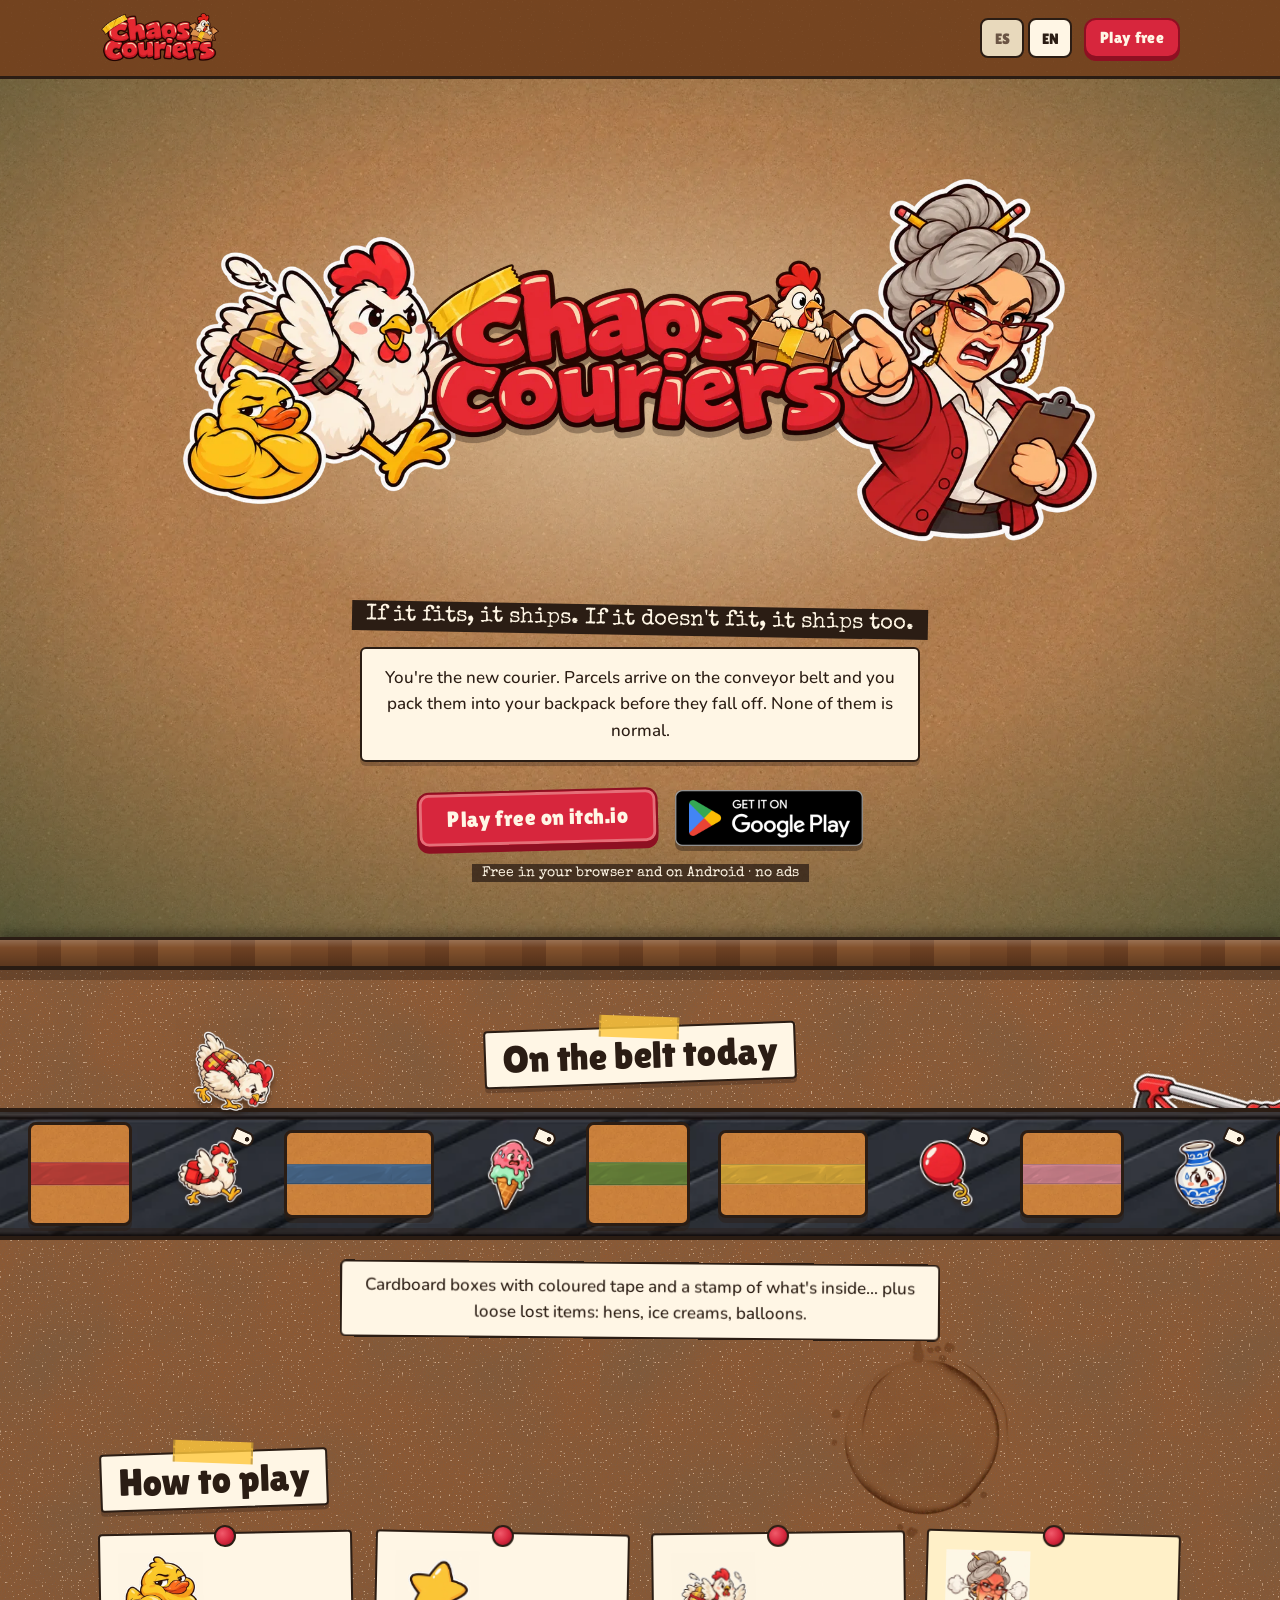
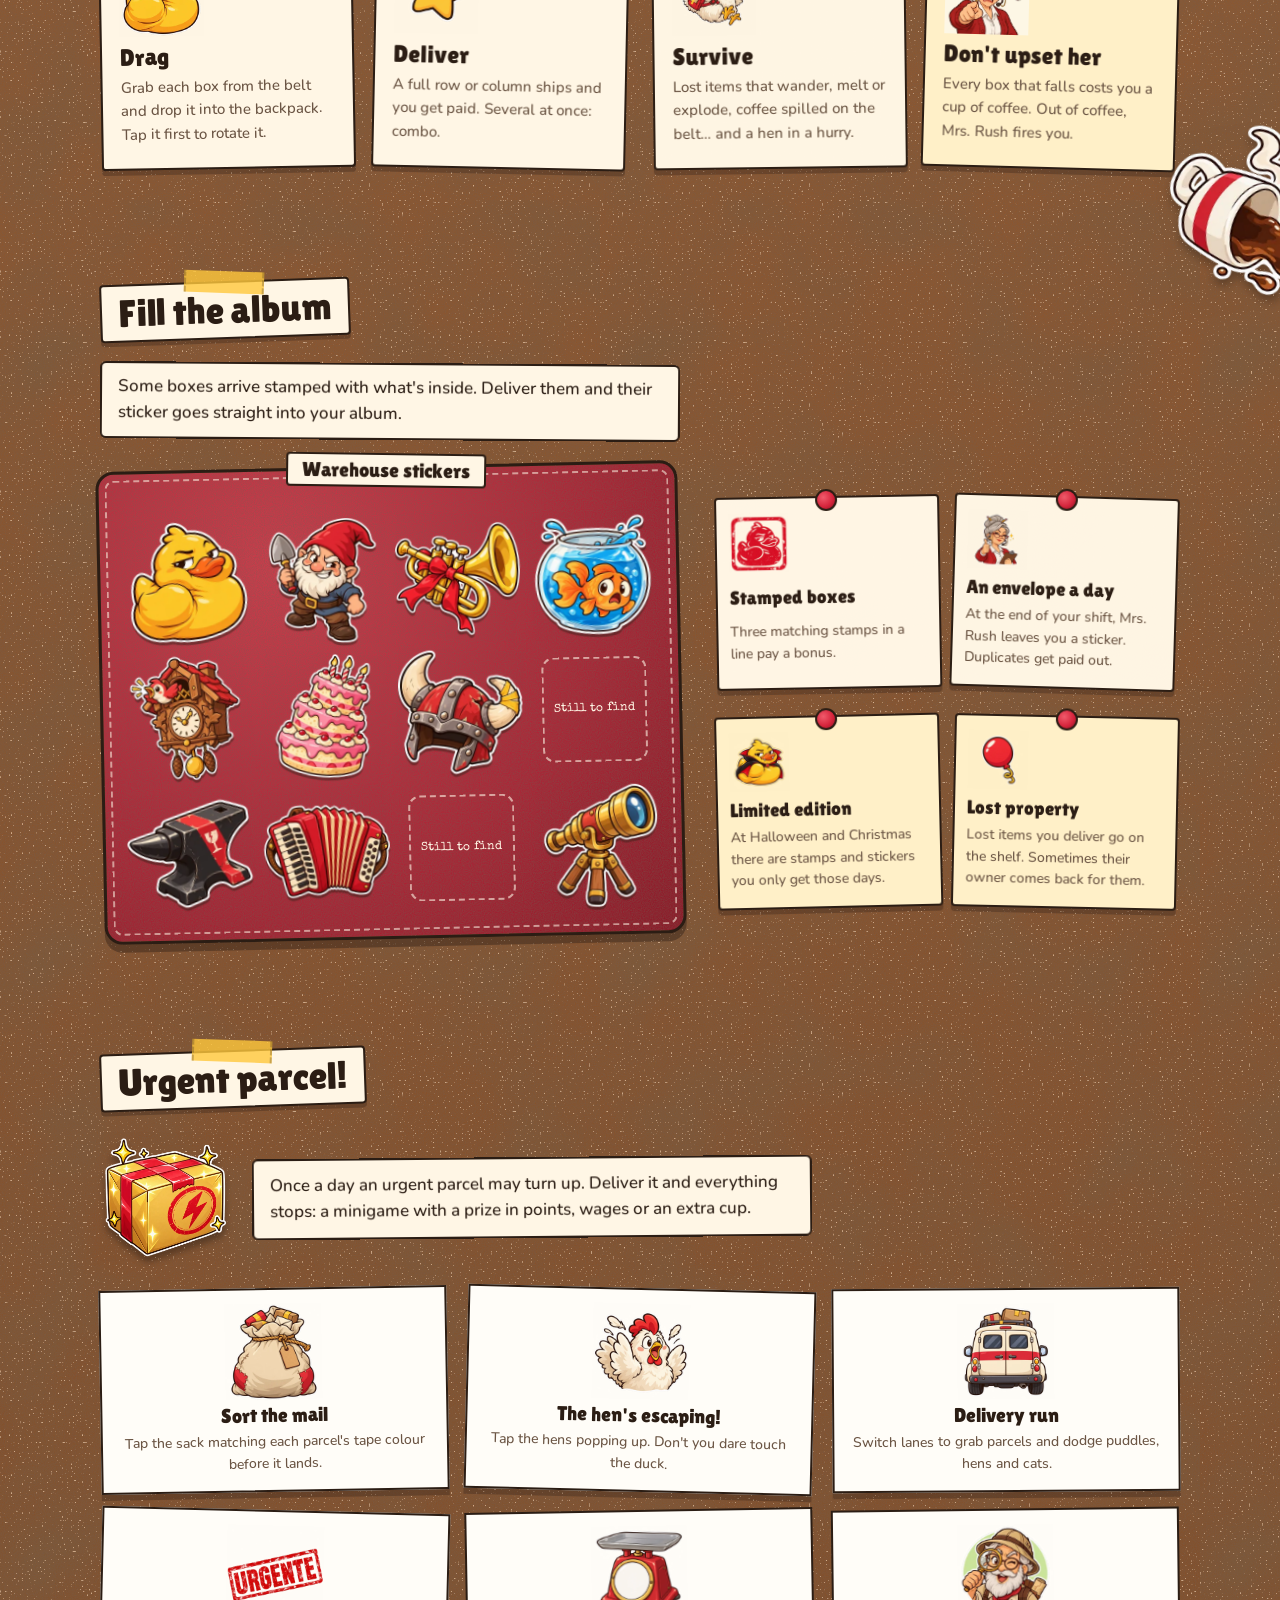
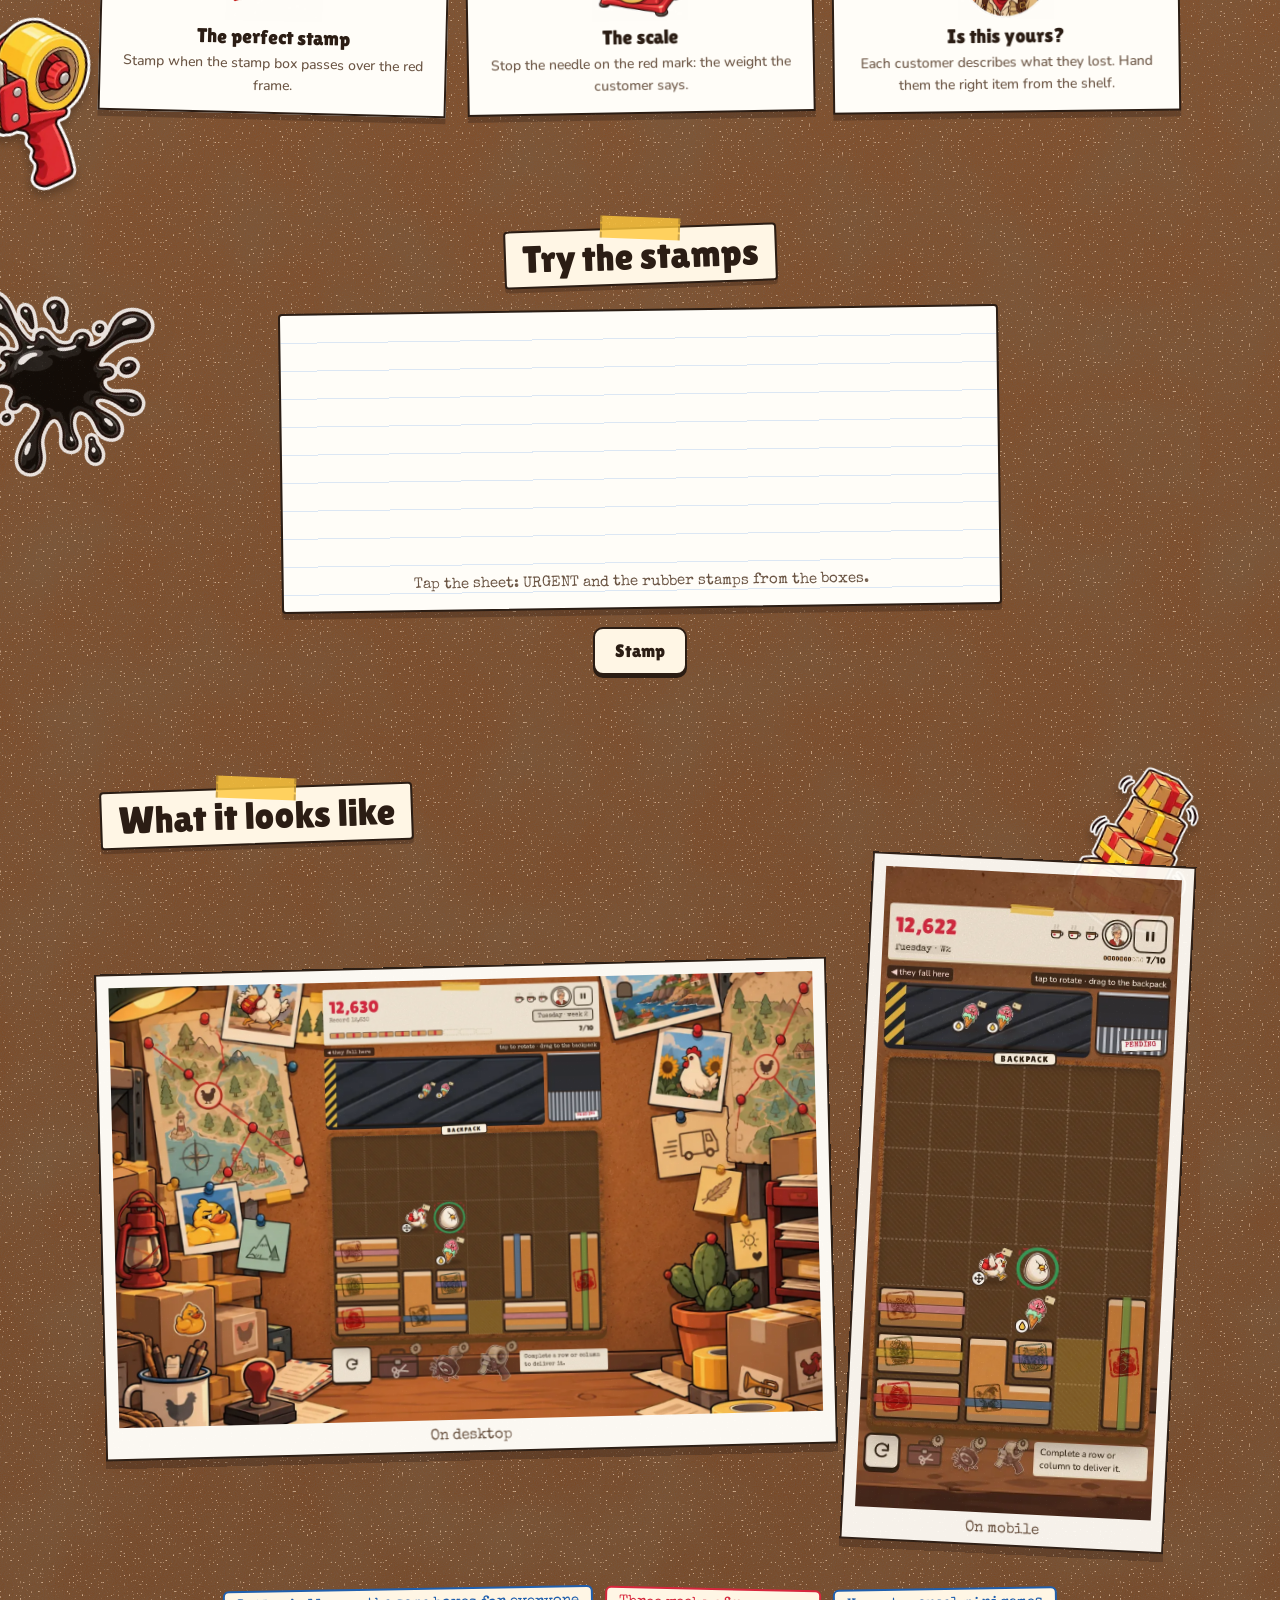
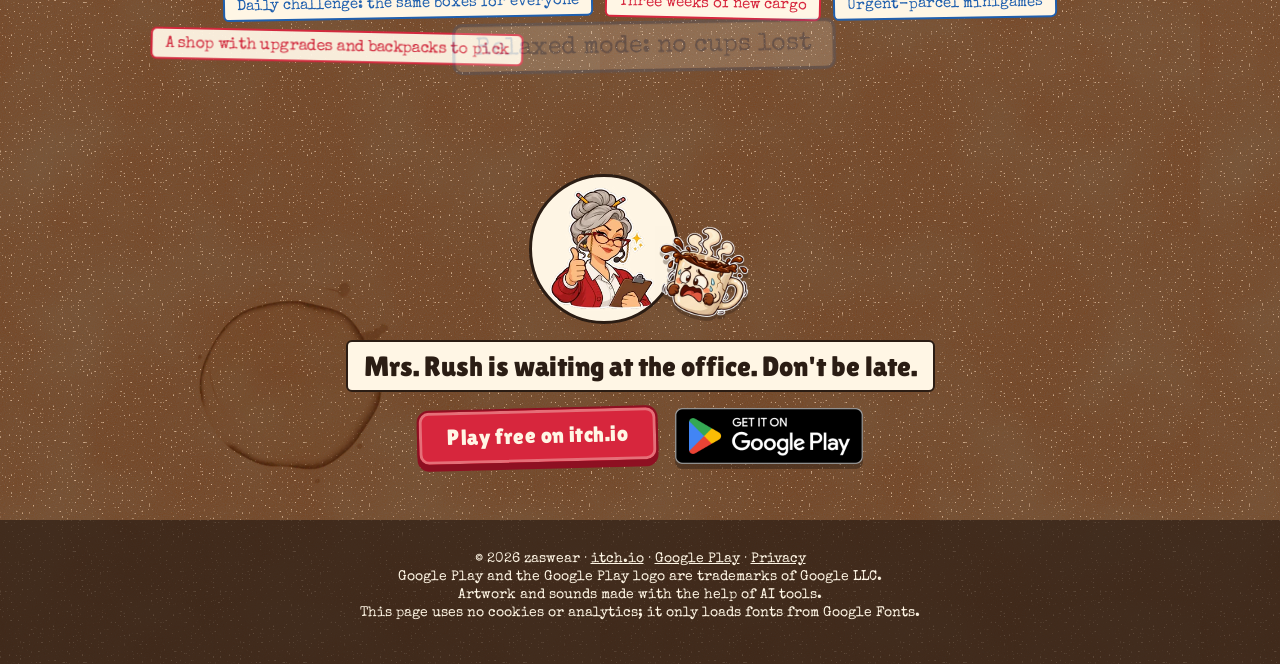
<file: index.html>
<!doctype html>
<html lang="es">
<head>
  <meta charset="utf-8">
  <meta name="viewport" content="width=device-width, initial-scale=1, viewport-fit=cover">
  <title>Mensajería del Caos · Chaos Couriers</title>
  <meta name="description" content="Puzle de paquetes para el navegador: mete en la mochila lo que llega por la cinta, entrega filas y sobrevive a gallinas, helados y a Doña Prisas. Gratis en itch.io y Google Play.">
  <meta name="author" content="zaswear">
  <meta name="theme-color" content="#7A5536">
  <link rel="canonical" href="https://zaswear.github.io/chaos-couriers/">
  <link rel="icon" href="favicon.ico" sizes="any">
  <link rel="icon" type="image/png" sizes="32x32" href="favicon-32.png">
  <link rel="apple-touch-icon" href="apple-touch-icon.png">
  <meta property="og:type" content="website">
  <meta property="og:title" content="Mensajería del Caos · Chaos Couriers">
  <meta property="og:description" content="Si cabe, se entrega. Si no cabe, también. Puzle de paquetes gratis en el navegador.">
  <meta property="og:url" content="https://zaswear.github.io/chaos-couriers/">
  <meta property="og:image" content="https://zaswear.github.io/chaos-couriers/og.png">
  <meta property="og:image:width" content="1200">
  <meta property="og:image:height" content="630">
  <meta name="twitter:card" content="summary_large_image">
  <link rel="preconnect" href="https://fonts.googleapis.com">
  <link rel="preconnect" href="https://fonts.gstatic.com" crossorigin>
  <link rel="stylesheet" href="https://fonts.googleapis.com/css2?family=Lilita+One&family=Special+Elite&family=Nunito:wght@500;700;900&display=swap">
  <link rel="stylesheet" href="estilo.css?v=bf72c86d">
  <!-- Copiadas en el repo (no CDN): la página sigue sin cargar nada de terceros salvo las fuentes. -->
  <script src="js/vendor/gsap.min.js" defer></script>
  <script src="js/vendor/ScrollTrigger.min.js" defer></script>
  <script src="js/vendor/confetti.browser.js" defer></script>
  <script src="app.js?v=bf72c86d" defer></script>
</head>
<body>
  <header class="barra">
    <a class="marca" href="#arriba" aria-label="Mensajería del Caos"><img id="logoBarra" src="assets/img/logo-es.webp" alt="" width="768" height="384"></a>
    <nav class="idiomas" aria-label="Idioma / Language">
      <button type="button" data-lang="es" aria-pressed="true">ES</button>
      <button type="button" data-lang="en" aria-pressed="false">EN</button>
    </nav>
    <a class="boton-sello pequeno" href="https://zaswear.itch.io/chaos-couriers" data-t="cta.corto">Jugar gratis</a>
  </header>

  <main id="arriba">
    <!-- Portada: la escena del juego alrededor del logo, sobre el corcho. -->
    <section class="portada">
      <div class="escena" id="escena">
        <img class="escena-personajes" src="assets/img/escena-inicio.webp" alt="" width="1536" height="768">
        <h1><img id="logo" src="assets/img/logo-es.webp" width="768" height="384" alt="Mensajería del Caos"></h1>
      </div>
      <p class="lema" data-t="lema">Si cabe, se entrega. Si no cabe, también.</p>
      <p class="entradilla" data-t="entradilla">Eres el repartidor nuevo. Los paquetes llegan por la cinta y tú los metes en la mochila antes de que se caigan. Ninguno es normal.</p>
      <div class="ctas">
        <a class="boton-sello" href="https://zaswear.itch.io/chaos-couriers" data-t="cta.largo">Jugar gratis en itch.io</a>
        <a class="google-play" href="https://play.google.com/store/apps/details?id=com.zaswear.chaoscouriers"><img class="google-play-insignia" src="assets/img/google-play-es.webp" width="600" height="178" alt="Disponible en Google Play"></a>
      </div>
      <p class="detalle" data-t="detalle">Gratis en el navegador y en Android · sin anuncios</p>
    </section>

    <!-- La cinta: pegatinas del juego pasando sin parar. -->
    <section class="escaparate" aria-labelledby="tituloCinta">
      <img class="deco deco-pinzas" src="assets/img/deco-pinzas.webp" alt="" width="256" height="256" loading="lazy">
      <h2 id="tituloCinta" class="nota-titulo" data-t="cinta.titulo">Hoy en la cinta</h2>
      <div class="cinta-marco">
        <button type="button" class="gallina" id="gallina" data-t-label="gallina.etiqueta" aria-label="Gallina: tócala">
          <img id="gallinaImg" src="assets/img/gallina-picotea.webp" alt="" width="256" height="256">
        </button>
        <div class="cinta" aria-hidden="true">
          <div class="cinta-pista" id="pista"></div>
        </div>
      </div>
      <p class="pie" data-t="cinta.pie">Cajas de cartón con su cinta de color y el sello de lo que llevan… y objetos extraviados sueltos: gallinas, helados, globos.</p>
    </section>

    <!-- Cómo se juega: notas de papel clavadas en el corcho. -->
    <section class="como" aria-labelledby="tituloComo">
      <img class="deco deco-cafe" src="assets/img/deco-cafe.webp" alt="" width="256" height="256" loading="lazy">
      <img class="mancha-cafe" src="assets/img/mancha-cafe-1.webp" alt="" width="360" height="360" loading="lazy">
      <h2 id="tituloComo" class="nota-titulo" data-t="como.titulo">Cómo se juega</h2>
      <ol class="notas">
        <li class="nota"><img src="assets/img/paquete-pato.webp" alt="" width="256" height="256"><strong data-t="como.1t">Arrastra</strong><span data-t="como.1">Coge cada caja de la cinta y suéltala en la mochila. Tócala antes para girarla.</span></li>
        <li class="nota"><img src="assets/img/estrella.webp" alt="" width="256" height="256"><strong data-t="como.2t">Entrega</strong><span data-t="como.2">Una fila o columna llena se entrega y cobras. Varias a la vez: combo.</span></li>
        <li class="nota"><img src="assets/img/gallina-salta.webp" alt="" width="256" height="256"><strong data-t="como.3t">Sobrevive</strong><span data-t="como.3">Objetos extraviados que se mueven, se derriten o explotan, café derramado en la cinta… y una gallina con prisa.</span></li>
        <li class="nota"><img src="assets/img/jefa-enfadada.webp" alt="" width="256" height="256"><strong data-t="como.4t">No la enfades</strong><span data-t="como.4">Cada caja que se cae es una taza de café menos. Sin café, Doña Prisas te despide.</span></li>
      </ol>
    </section>

    <!-- Álbum: las cajas selladas, el sobre del día y la edición limitada. -->
    <section class="album" aria-labelledby="tituloAlbum">
      <h2 id="tituloAlbum" class="nota-titulo" data-t="album.titulo">Llena el álbum</h2>
      <p class="album-entradilla" data-t="album.entradilla">Algunas cajas llegan con el sello de lo que llevan dentro. Entrégalas y su pegatina va directa a tu álbum.</p>
      <div class="album-mesa">
        <div class="album-hoja">
          <span class="album-rotulo" data-t="album.rotulo">Pegatinas del almacén</span>
          <ul class="album-pegatinas" aria-hidden="true">
          <li class="pegatina"><img src="assets/img/paquete-pato.webp" alt="" width="256" height="256" loading="lazy"></li>
          <li class="pegatina"><img src="assets/img/paquete-gnomo.webp" alt="" width="256" height="256" loading="lazy"></li>
          <li class="pegatina"><img src="assets/img/paquete-trompeta.webp" alt="" width="256" height="256" loading="lazy"></li>
          <li class="pegatina"><img src="assets/img/paquete-pecera.webp" alt="" width="256" height="256" loading="lazy"></li>
          <li class="pegatina"><img src="assets/img/paquete-cuco.webp" alt="" width="256" height="256" loading="lazy"></li>
          <li class="pegatina"><img src="assets/img/paquete-tarta.webp" alt="" width="256" height="256" loading="lazy"></li>
          <li class="pegatina"><img src="assets/img/paquete-vikingo.webp" alt="" width="256" height="256" loading="lazy"></li>
          <li class="pegatina hueco" data-t="album.hueco">Por descubrir</li>
          <li class="pegatina"><img src="assets/img/paquete-yunque.webp" alt="" width="256" height="256" loading="lazy"></li>
          <li class="pegatina"><img src="assets/img/paquete-acordeon.webp" alt="" width="256" height="256" loading="lazy"></li>
          <li class="pegatina hueco" data-t="album.hueco">Por descubrir</li>
          <li class="pegatina"><img src="assets/img/paquete-telescopio.webp" alt="" width="256" height="256" loading="lazy"></li>
          </ul>
        </div>
        <ul class="album-notas">
          <li class="nota"><img src="assets/img/sello-pato.webp" alt="" width="256" height="256" loading="lazy"><strong data-t="album.1t">Cajas selladas</strong><span data-t="album.1">Tres sellos iguales en una línea dan premio.</span></li>
          <li class="nota"><img src="assets/img/jefa-orgullosa.webp" alt="" width="256" height="256" loading="lazy"><strong data-t="album.2t">Un sobre al día</strong><span data-t="album.2">Al acabar el turno, Doña Prisas te deja una pegatina. Las repetidas se cobran.</span></li>
          <li class="nota"><img src="assets/img/limitada-pato-vampiro.webp" alt="" width="256" height="256" loading="lazy"><strong data-t="album.3t">Edición limitada</strong><span data-t="album.3">En Halloween y Navidad hay sellos y pegatinas que solo salen esos días.</span></li>
          <li class="nota"><img src="assets/img/objeto-globo.webp" alt="" width="256" height="256" loading="lazy"><strong data-t="album.4t">Objetos perdidos</strong><span data-t="album.4">Lo extraviado que entregas va a la estantería. A veces su dueño vuelve a por ello.</span></li>
        </ul>
      </div>
    </section>

    <!-- Paquete urgente: los seis minijuegos, con el arte del juego. -->
    <section class="urgente" aria-labelledby="tituloUrgente">
      <img class="deco deco-celo" src="assets/img/deco-celo.webp" alt="" width="256" height="256" loading="lazy">
      <h2 id="tituloUrgente" class="nota-titulo" data-t="urgente.titulo">¡Paquete urgente!</h2>
      <div class="urgente-cabecera">
        <img class="urgente-caja" src="assets/img/paquete-urgente.webp" alt="" width="256" height="256" loading="lazy">
        <p class="urgente-entradilla" data-t="urgente.entradilla">Una vez al día puede llegar un paquete urgente. Entrégalo y se para todo: un minijuego con premio en puntos, sueldo o una taza más.</p>
      </div>
      <ul class="minijuegos">
          <li class="minijuego"><img src="assets/img/minijuego-saca.webp" alt="" width="256" height="256" loading="lazy"><strong data-t="mj.clasificart">Clasificar el correo</strong><span data-t="mj.clasificar">Toca la saca del color de la cinta de cada paquete antes de que caiga.</span></li>
          <li class="minijuego"><img src="assets/img/minijuego-gallina-asoma.webp" alt="" width="256" height="256" loading="lazy"><strong data-t="mj.gallinat">¡Que se escapa la gallina!</strong><span data-t="mj.gallina">Toca las gallinas que asoman. Al pato, ni tocarlo.</span></li>
          <li class="minijuego"><img src="assets/img/minijuego-furgoneta.webp" alt="" width="256" height="256" loading="lazy"><strong data-t="mj.rutat">Ruta de reparto</strong><span data-t="mj.ruta">Cambia de carril para coger paquetes y esquivar charcos, gallinas y gatos.</span></li>
          <li class="minijuego"><img src="assets/img/sello-urgente.webp" alt="" width="256" height="256" loading="lazy"><strong data-t="mj.sellot">El sello perfecto</strong><span data-t="mj.sello">Estampa cuando el hueco del sello pase por el recuadro rojo.</span></li>
          <li class="minijuego"><img src="assets/img/minijuego-bascula.webp" alt="" width="256" height="256" loading="lazy"><strong data-t="mj.basculat">La báscula</strong><span data-t="mj.bascula">Para la aguja en la marca roja: el peso que pide el cliente.</span></li>
          <li class="minijuego"><img src="assets/img/cliente-arqueologo.webp" alt="" width="256" height="256" loading="lazy"><strong data-t="mj.perdidost">¿Esto es suyo?</strong><span data-t="mj.perdidos">Cada cliente describe lo que perdió. Dale el objeto correcto de la estantería.</span></li>
      </ul>
    </section>

    <!-- El sello: se juega con un clic. -->
    <section class="sellos" aria-labelledby="tituloSello">
      <img class="deco deco-borron" src="assets/img/deco-borron.webp" alt="" width="256" height="256" loading="lazy">
      <h2 id="tituloSello" class="nota-titulo" data-t="sello.titulo">Prueba los sellos</h2>
      <div class="hoja" id="hoja">
        <p class="hoja-texto" data-t="sello.instruccion">Toca la hoja: URGENTE y los sellos de goma de las cajas.</p>
        <div class="hoja-sellos" id="hojaSellos" aria-hidden="true"></div>
      </div>
      <div class="sello-acciones">
        <button type="button" class="boton-secundario" id="estampar" data-t="sello.boton">Estampar</button>
        <p class="sello-cuenta" id="cuenta" role="status" aria-live="polite"></p>
      </div>
    </section>

    <!-- Capturas reales del juego. -->
    <section class="capturas" aria-labelledby="tituloCapturas">
      <img class="deco deco-cajas" src="assets/img/deco-pila-cajas.webp" alt="" width="256" height="256" loading="lazy">
      <h2 id="tituloCapturas" class="nota-titulo" data-t="capturas.titulo">Así se ve</h2>
      <div class="polaroids">
        <figure class="polaroid ancha"><img id="capEscritorio" src="assets/img/captura-escritorio-es.webp" width="1600" height="1000" loading="lazy" alt="" data-t-alt="capturas.escritorio"><figcaption data-t="capturas.escritorioPie">En escritorio</figcaption></figure>
        <figure class="polaroid estrecha"><img id="capMovil" src="assets/img/captura-movil-es.webp" width="540" height="1169" loading="lazy" alt="" data-t-alt="capturas.movil"><figcaption data-t="capturas.movilPie">En el móvil</figcaption></figure>
      </div>
      <ul class="chapas">
        <li data-t="chapa.reto">Reto diario: las mismas cajas para todos</li>
        <li data-t="chapa.semanas">Tres semanas de mercancía nueva</li>
        <li data-t="chapa.minijuegos">Minijuegos de paquetes urgentes</li>
        <li data-t="chapa.tienda">Tienda con mejoras y mochilas para elegir</li>
        <li data-t="chapa.relajado">Modo relajado: sin perder tazas</li>
        <li data-t="chapa.idiomas">Español, inglés, portugués y chino</li>
      </ul>
    </section>

    <section class="final">
      <img class="mancha-cafe" src="assets/img/mancha-cafe-2.webp" alt="" width="360" height="360" loading="lazy">
      <div class="final-escena">
        <img class="final-jefa" src="assets/img/jefa-orgullosa.webp" alt="" width="256" height="256" loading="lazy">
        <img class="final-taza" src="assets/img/taza-nerviosa.webp" alt="" width="256" height="256" loading="lazy">
      </div>
      <p class="final-texto" data-t="final">Doña Prisas te espera en la oficina. Llega puntual.</p>
      <div class="ctas">
        <a class="boton-sello" href="https://zaswear.itch.io/chaos-couriers" data-t="cta.largo">Jugar gratis en itch.io</a>
        <a class="google-play" href="https://play.google.com/store/apps/details?id=com.zaswear.chaoscouriers"><img class="google-play-insignia" src="assets/img/google-play-es.webp" width="600" height="178" alt="Disponible en Google Play"></a>
      </div>
    </section>
  </main>

  <footer class="pie-pagina">
    <p>© 2026 zaswear · <a href="https://zaswear.itch.io/chaos-couriers">itch.io</a> · <a href="https://play.google.com/store/apps/details?id=com.zaswear.chaoscouriers">Google Play</a> · <a href="privacidad.html" data-t="pie.privacidadEnlace">Privacidad</a></p>
    <p data-t="pie.marca">Google Play y el logotipo de Google Play son marcas de Google LLC.</p>
    <p data-t="pie.ia">Ilustraciones y sonidos creados con ayuda de herramientas de IA.</p>
    <p data-t="pie.privacidad">Esta página no usa cookies ni analítica; solo carga fuentes de Google Fonts.</p>
  </footer>
</body>
</html>
</file>
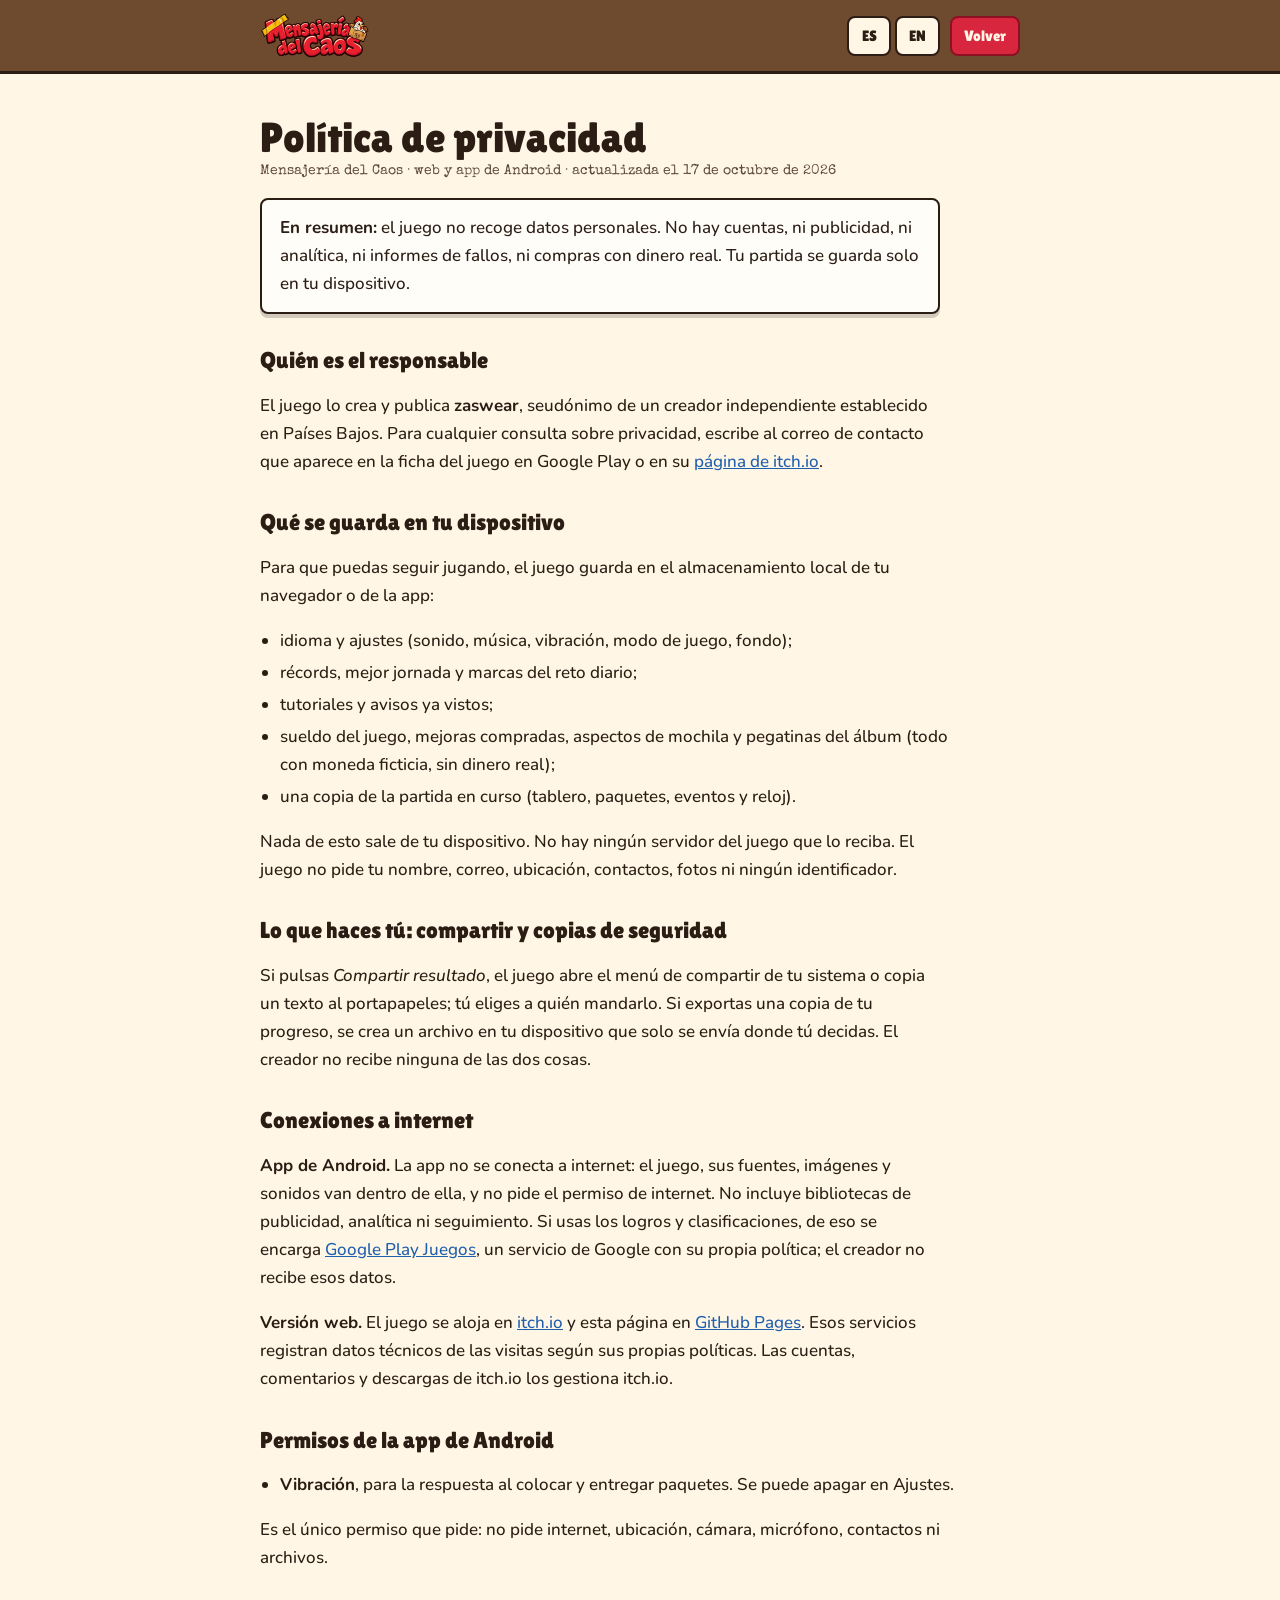
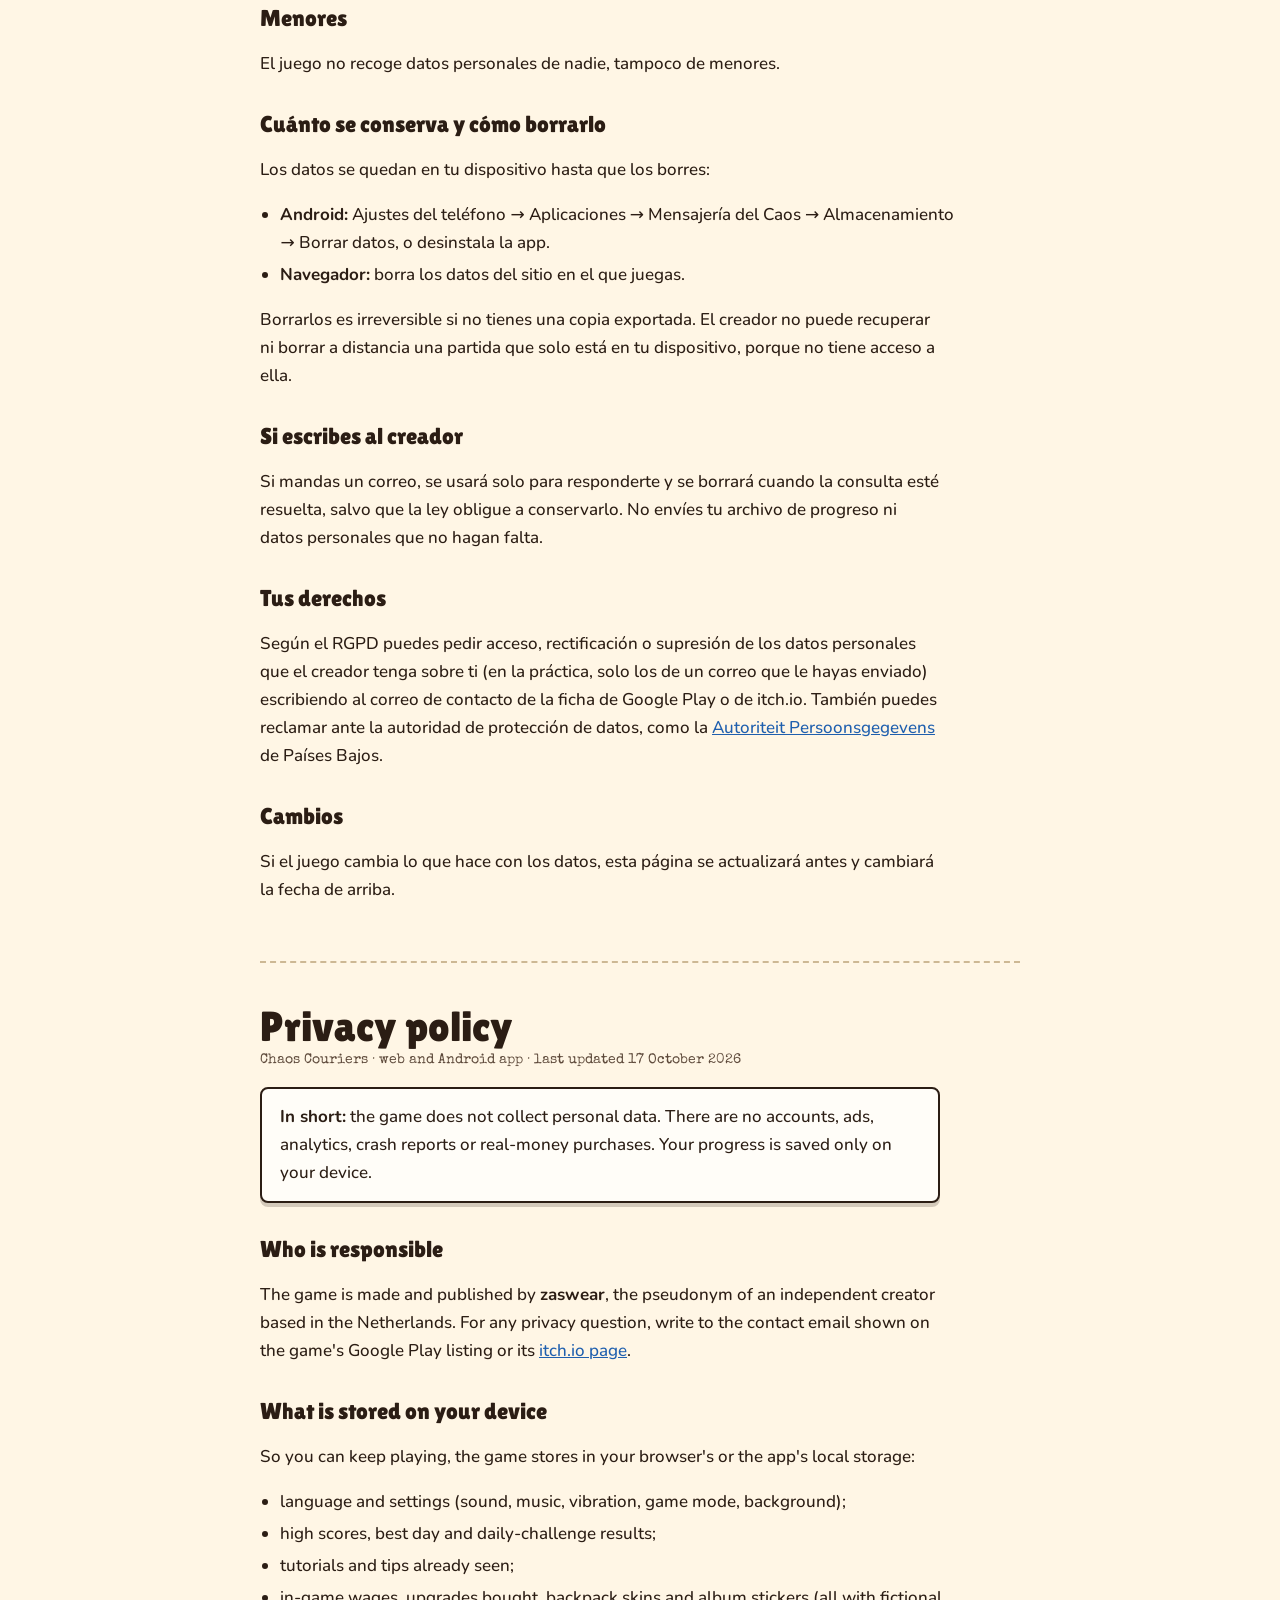
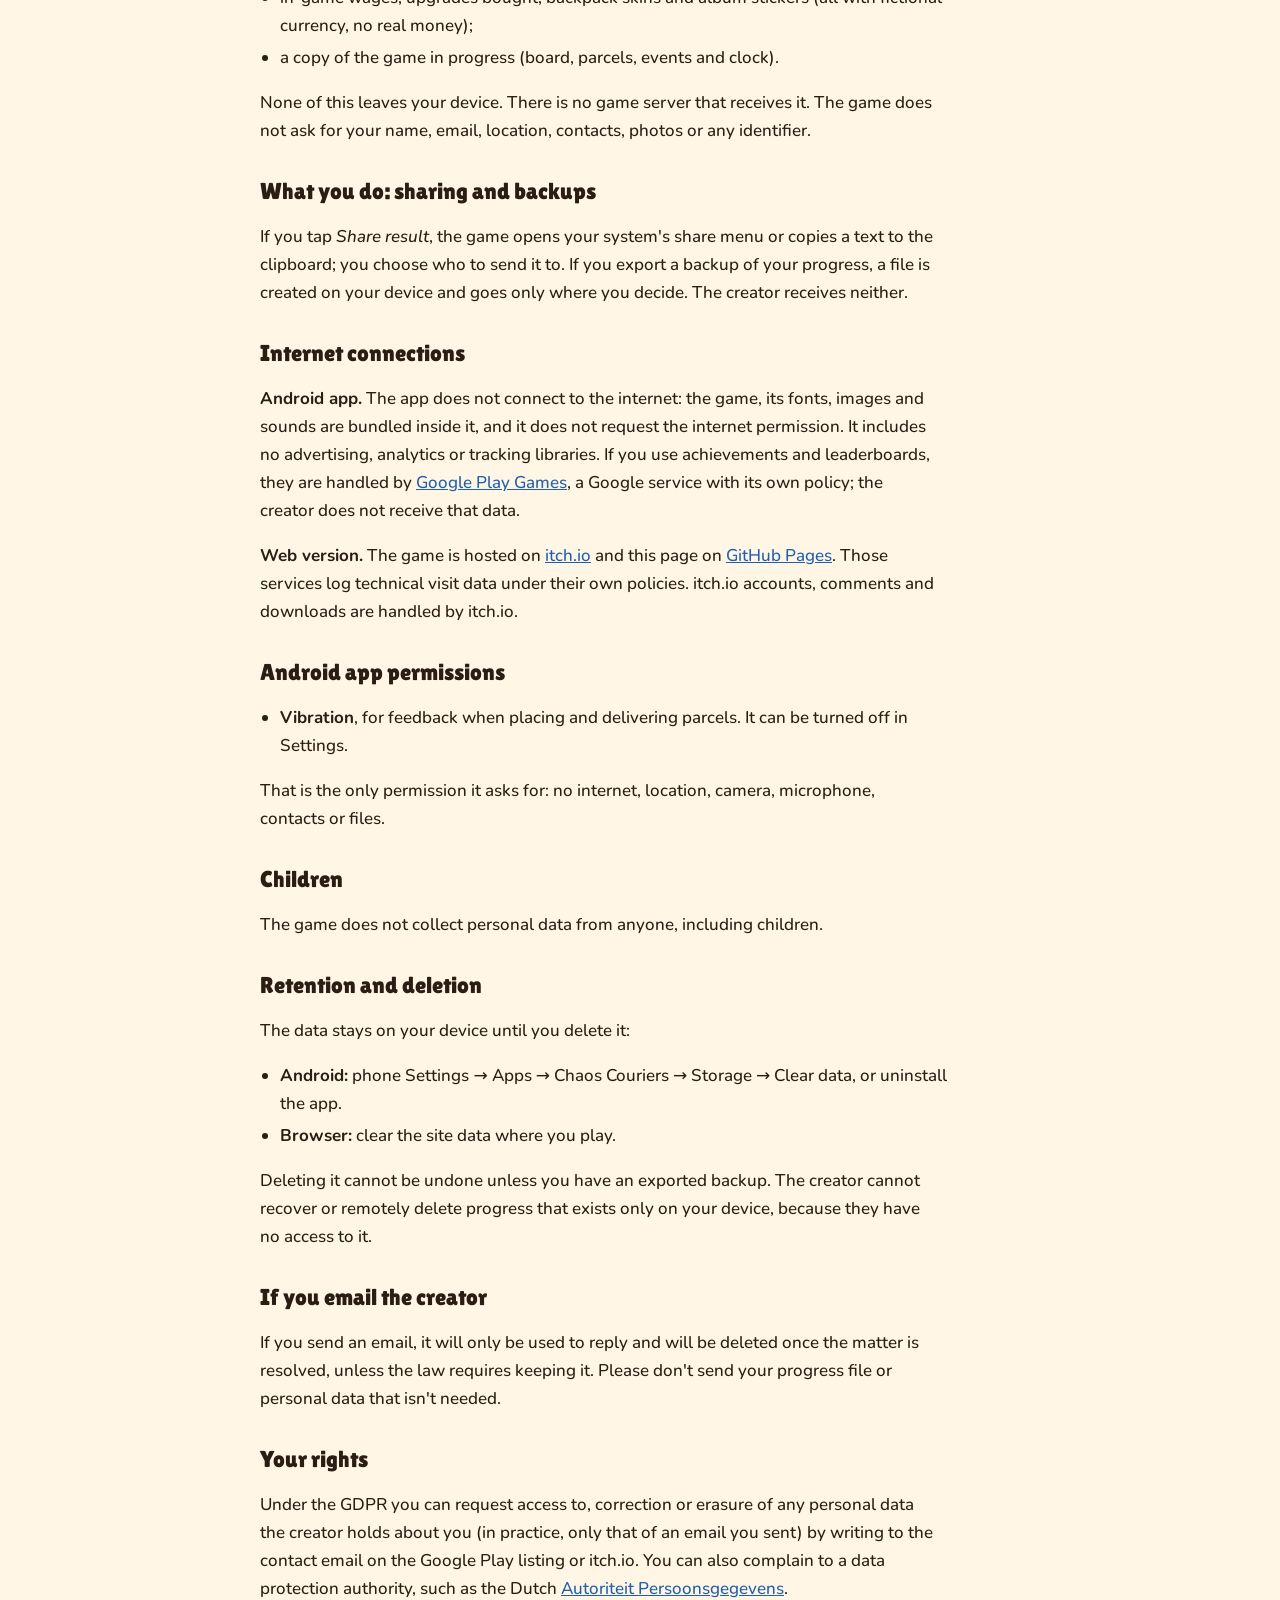
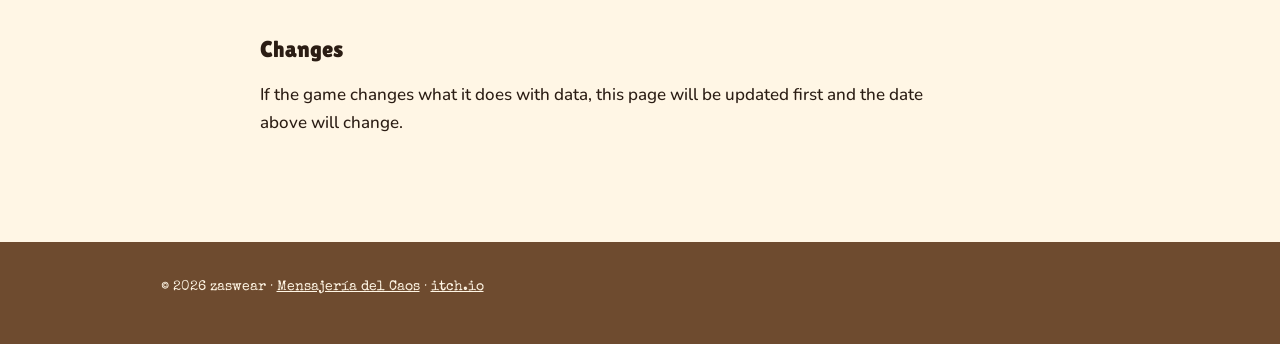
<file: privacidad.html>
<!doctype html>
<html lang="es">
<head>
  <meta charset="utf-8">
  <meta name="viewport" content="width=device-width, initial-scale=1, viewport-fit=cover">
  <title>Privacidad · Mensajería del Caos</title>
  <meta name="description" content="Política de privacidad de Mensajería del Caos (Chaos Couriers) en la web y en Android: el juego no recoge datos personales.">
  <meta name="author" content="zaswear">
  <meta name="theme-color" content="#7A5536">
  <link rel="canonical" href="https://zaswear.github.io/chaos-couriers/privacidad.html">
  <link rel="icon" href="favicon.ico" sizes="any">
  <link rel="icon" type="image/png" sizes="32x32" href="favicon-32.png">
  <link rel="preconnect" href="https://fonts.googleapis.com">
  <link rel="preconnect" href="https://fonts.gstatic.com" crossorigin>
  <link rel="stylesheet" href="https://fonts.googleapis.com/css2?family=Lilita+One&family=Special+Elite&family=Nunito:wght@500;700;900&display=swap">
  <!-- Estilos propios y en línea: es una página para leer, sin el corcho de la landing,
       y no depende de que el navegador tenga al día estilo.css. -->
  <style>
    :root { --papel: #FFF6E5; --papel-blanco: #FFFDF8; --tinta: #2B1D14; --tinta-suave: #5E4A3B; --sello: #D7263D; --sello-oscuro: #8E1022; --azul: #1F5FAE; --madera: #6E4B2F; }
    * { box-sizing: border-box; }
    html { background: var(--papel); }
    body { margin: 0; background: var(--papel); color: var(--tinta); font: 500 17px/1.65 "Nunito", "Segoe UI", system-ui, sans-serif; }
    a { color: var(--azul); }
    :focus-visible { outline: 3px solid #FFC93C; outline-offset: 3px; }
    .barra { position: sticky; top: 0; z-index: 10; display: flex; align-items: center; gap: 10px; padding: 8px max(16px, calc((100% - 760px) / 2)); background: var(--madera); border-bottom: 3px solid var(--tinta); }
    .marca img { display: block; width: 110px; height: auto; }
    .idiomas { margin-left: auto; display: flex; gap: 4px; }
    .idiomas a, .volver { min-width: 44px; min-height: 40px; display: grid; place-items: center; padding: 0 12px; border: 2px solid var(--tinta); border-radius: 8px; background: var(--papel); color: var(--tinta); font: 400 15px "Lilita One", sans-serif; text-decoration: none; }
    .volver { background: var(--sello); border-color: var(--sello-oscuro); color: var(--papel); }
    main { width: min(760px, 100% - 32px); margin: 0 auto; padding: 32px 0 48px; }
    article { scroll-margin-top: 76px; padding: 8px 0 40px; }
    article + article { border-top: 2px dashed #CDB894; padding-top: 40px; }
    h1 { margin: 0 0 4px; font: 400 clamp(30px, 6vw, 42px)/1.1 "Lilita One", sans-serif; }
    h2 { margin: 32px 0 8px; font: 400 23px/1.25 "Lilita One", sans-serif; }
    p, li { max-width: 68ch; }
    ul { padding-left: 1.2em; }
    li { margin: 4px 0; }
    code { font-size: .9em; overflow-wrap: anywhere; }
    .legal-meta { margin: 0 0 20px; font: 14px "Special Elite", "Courier New", monospace; color: var(--tinta-suave); }
    .legal-resumen { padding: 14px 18px; background: var(--papel-blanco); border: 2px solid var(--tinta); border-radius: 8px; box-shadow: 0 4px 0 #2B1D1433; }
    footer { padding: 24px 16px 36px; text-align: center; background: var(--madera); color: var(--papel); font: 14px "Special Elite", "Courier New", monospace; }
    footer a { color: var(--papel); }
  </style>
</head>
<body>
  <header class="barra">
    <a class="marca" href="./" aria-label="Mensajería del Caos"><img src="assets/img/logo-es.webp" alt="" width="768" height="384"></a>
    <nav class="idiomas" aria-label="Idioma / Language">
      <a href="#es" lang="es">ES</a>
      <a href="#en" lang="en">EN</a>
    </nav>
    <a class="volver" href="./">Volver</a>
  </header>

  <!-- Página fija, sin JS: es la URL que se da a Google Play y a itch.io. Si el juego
       empieza a enviar algo (anuncios, analítica, cuentas), hay que cambiar esto antes. -->
  <main>
    <article class="legal-hoja" id="es" lang="es">
      <h1>Política de privacidad</h1>
      <p class="legal-meta">Mensajería del Caos · web y app de Android · actualizada el 17 de octubre de 2026</p>

      <p class="legal-resumen"><strong>En resumen:</strong> el juego no recoge datos personales. No hay cuentas, ni publicidad, ni analítica, ni informes de fallos, ni compras con dinero real. Tu partida se guarda solo en tu dispositivo.</p>

      <h2>Quién es el responsable</h2>
      <p>El juego lo crea y publica <strong>zaswear</strong>, seudónimo de un creador independiente establecido en Países Bajos. Para cualquier consulta sobre privacidad, escribe al correo de contacto que aparece en la ficha del juego en Google Play o en su <a href="https://zaswear.itch.io/chaos-couriers">página de itch.io</a>.</p>

      <h2>Qué se guarda en tu dispositivo</h2>
      <p>Para que puedas seguir jugando, el juego guarda en el almacenamiento local de tu navegador o de la app:</p>
      <ul>
        <li>idioma y ajustes (sonido, música, vibración, modo de juego, fondo);</li>
        <li>récords, mejor jornada y marcas del reto diario;</li>
        <li>tutoriales y avisos ya vistos;</li>
        <li>sueldo del juego, mejoras compradas, aspectos de mochila y pegatinas del álbum (todo con moneda ficticia, sin dinero real);</li>
        <li>una copia de la partida en curso (tablero, paquetes, eventos y reloj).</li>
      </ul>
      <p>Nada de esto sale de tu dispositivo. No hay ningún servidor del juego que lo reciba. El juego no pide tu nombre, correo, ubicación, contactos, fotos ni ningún identificador.</p>

      <h2>Lo que haces tú: compartir y copias de seguridad</h2>
      <p>Si pulsas <em>Compartir resultado</em>, el juego abre el menú de compartir de tu sistema o copia un texto al portapapeles; tú eliges a quién mandarlo. Si exportas una copia de tu progreso, se crea un archivo en tu dispositivo que solo se envía donde tú decidas. El creador no recibe ninguna de las dos cosas.</p>

      <h2>Conexiones a internet</h2>
      <p><strong>App de Android.</strong> La app no se conecta a internet: el juego, sus fuentes, imágenes y sonidos van dentro de ella, y no pide el permiso de internet. No incluye bibliotecas de publicidad, analítica ni seguimiento. Si usas los logros y clasificaciones, de eso se encarga <a href="https://policies.google.com/privacy">Google Play Juegos</a>, un servicio de Google con su propia política; el creador no recibe esos datos.</p>
      <p><strong>Versión web.</strong> El juego se aloja en <a href="https://itch.io/docs/legal/privacy-policy">itch.io</a> y esta página en <a href="https://docs.github.com/es/site-policy/privacy-policies/github-general-privacy-statement">GitHub Pages</a>. Esos servicios registran datos técnicos de las visitas según sus propias políticas. Las cuentas, comentarios y descargas de itch.io los gestiona itch.io.</p>

      <h2>Permisos de la app de Android</h2>
      <ul>
        <li><strong>Vibración</strong>, para la respuesta al colocar y entregar paquetes. Se puede apagar en Ajustes.</li>
      </ul>
      <p>Es el único permiso que pide: no pide internet, ubicación, cámara, micrófono, contactos ni archivos.</p>

      <h2>Menores</h2>
      <p>El juego no recoge datos personales de nadie, tampoco de menores.</p>

      <h2>Cuánto se conserva y cómo borrarlo</h2>
      <p>Los datos se quedan en tu dispositivo hasta que los borres:</p>
      <ul>
        <li><strong>Android:</strong> Ajustes del teléfono → Aplicaciones → Mensajería del Caos → Almacenamiento → Borrar datos, o desinstala la app.</li>
        <li><strong>Navegador:</strong> borra los datos del sitio en el que juegas.</li>
      </ul>
      <p>Borrarlos es irreversible si no tienes una copia exportada. El creador no puede recuperar ni borrar a distancia una partida que solo está en tu dispositivo, porque no tiene acceso a ella.</p>

      <h2>Si escribes al creador</h2>
      <p>Si mandas un correo, se usará solo para responderte y se borrará cuando la consulta esté resuelta, salvo que la ley obligue a conservarlo. No envíes tu archivo de progreso ni datos personales que no hagan falta.</p>

      <h2>Tus derechos</h2>
      <p>Según el RGPD puedes pedir acceso, rectificación o supresión de los datos personales que el creador tenga sobre ti (en la práctica, solo los de un correo que le hayas enviado) escribiendo al correo de contacto de la ficha de Google Play o de itch.io. También puedes reclamar ante la autoridad de protección de datos, como la <a href="https://www.autoriteitpersoonsgegevens.nl/">Autoriteit Persoonsgegevens</a> de Países Bajos.</p>

      <h2>Cambios</h2>
      <p>Si el juego cambia lo que hace con los datos, esta página se actualizará antes y cambiará la fecha de arriba.</p>
    </article>

    <article class="legal-hoja" id="en" lang="en">
      <h1>Privacy policy</h1>
      <p class="legal-meta">Chaos Couriers · web and Android app · last updated 17 October 2026</p>

      <p class="legal-resumen"><strong>In short:</strong> the game does not collect personal data. There are no accounts, ads, analytics, crash reports or real-money purchases. Your progress is saved only on your device.</p>

      <h2>Who is responsible</h2>
      <p>The game is made and published by <strong>zaswear</strong>, the pseudonym of an independent creator based in the Netherlands. For any privacy question, write to the contact email shown on the game's Google Play listing or its <a href="https://zaswear.itch.io/chaos-couriers">itch.io page</a>.</p>

      <h2>What is stored on your device</h2>
      <p>So you can keep playing, the game stores in your browser's or the app's local storage:</p>
      <ul>
        <li>language and settings (sound, music, vibration, game mode, background);</li>
        <li>high scores, best day and daily-challenge results;</li>
        <li>tutorials and tips already seen;</li>
        <li>in-game wages, upgrades bought, backpack skins and album stickers (all with fictional currency, no real money);</li>
        <li>a copy of the game in progress (board, parcels, events and clock).</li>
      </ul>
      <p>None of this leaves your device. There is no game server that receives it. The game does not ask for your name, email, location, contacts, photos or any identifier.</p>

      <h2>What you do: sharing and backups</h2>
      <p>If you tap <em>Share result</em>, the game opens your system's share menu or copies a text to the clipboard; you choose who to send it to. If you export a backup of your progress, a file is created on your device and goes only where you decide. The creator receives neither.</p>

      <h2>Internet connections</h2>
      <p><strong>Android app.</strong> The app does not connect to the internet: the game, its fonts, images and sounds are bundled inside it, and it does not request the internet permission. It includes no advertising, analytics or tracking libraries. If you use achievements and leaderboards, they are handled by <a href="https://policies.google.com/privacy">Google Play Games</a>, a Google service with its own policy; the creator does not receive that data.</p>
      <p><strong>Web version.</strong> The game is hosted on <a href="https://itch.io/docs/legal/privacy-policy">itch.io</a> and this page on <a href="https://docs.github.com/en/site-policy/privacy-policies/github-general-privacy-statement">GitHub Pages</a>. Those services log technical visit data under their own policies. itch.io accounts, comments and downloads are handled by itch.io.</p>

      <h2>Android app permissions</h2>
      <ul>
        <li><strong>Vibration</strong>, for feedback when placing and delivering parcels. It can be turned off in Settings.</li>
      </ul>
      <p>That is the only permission it asks for: no internet, location, camera, microphone, contacts or files.</p>

      <h2>Children</h2>
      <p>The game does not collect personal data from anyone, including children.</p>

      <h2>Retention and deletion</h2>
      <p>The data stays on your device until you delete it:</p>
      <ul>
        <li><strong>Android:</strong> phone Settings → Apps → Chaos Couriers → Storage → Clear data, or uninstall the app.</li>
        <li><strong>Browser:</strong> clear the site data where you play.</li>
      </ul>
      <p>Deleting it cannot be undone unless you have an exported backup. The creator cannot recover or remotely delete progress that exists only on your device, because they have no access to it.</p>

      <h2>If you email the creator</h2>
      <p>If you send an email, it will only be used to reply and will be deleted once the matter is resolved, unless the law requires keeping it. Please don't send your progress file or personal data that isn't needed.</p>

      <h2>Your rights</h2>
      <p>Under the GDPR you can request access to, correction or erasure of any personal data the creator holds about you (in practice, only that of an email you sent) by writing to the contact email on the Google Play listing or itch.io. You can also complain to a data protection authority, such as the Dutch <a href="https://www.autoriteitpersoonsgegevens.nl/en">Autoriteit Persoonsgegevens</a>.</p>

      <h2>Changes</h2>
      <p>If the game changes what it does with data, this page will be updated first and the date above will change.</p>
    </article>
  </main>

  <footer>
    <p>© 2026 zaswear · <a href="./">Mensajería del Caos</a> · <a href="https://zaswear.itch.io/chaos-couriers">itch.io</a></p>
  </footer>
</body>
</html>
</file>
<file: estilo.css>
/* Mensajería del Caos — landing. Los mismos materiales que el juego: corcho de
   oficina, notas de papel con cinta, sellos de goma y la cinta transportadora. */
:root {
  --corcho: #9C5E30;
  --corcho-oscuro: #74431F;
  --papel: #FFF6E5;
  --papel-blanco: #FFFDF8;
  --papel-sombra: #E8D9BC;
  --tinta: #2B1D14;
  --tinta-suave: #6B5544;
  --sello: #D7263D;
  --sello-oscuro: #8E1022;
  --cinta-amarilla: #FFC93C;
  --azul-tinta: #1F5FAE;
  --carton: #D49A5E;
  --display: "Lilita One", "Arial Rounded MT Bold", "Trebuchet MS", sans-serif;
  --maquina: "Special Elite", "Courier New", monospace;
  --cuerpo: "Nunito", "Segoe UI", system-ui, sans-serif;
  --suave: cubic-bezier(.22, 1, .36, 1);
  /* Corcho en tres capas: motas oscuras, motas claras y manchas grandes. SVG con
     stitchTiles para que el mosaico no tenga costuras. */
  --grano: url("data:image/svg+xml,%3Csvg xmlns='http://www.w3.org/2000/svg' width='160' height='160'%3E%3Cfilter id='n'%3E%3CfeTurbulence type='fractalNoise' baseFrequency='.9' numOctaves='2' stitchTiles='stitch'/%3E%3CfeColorMatrix values='0 0 0 0 .17 0 0 0 0 .11 0 0 0 0 .08 0 0 0 .55 0'/%3E%3C/filter%3E%3Crect width='100%25' height='100%25' filter='url(%23n)'/%3E%3C/svg%3E");
  --motas: url("data:image/svg+xml,%3Csvg xmlns='http://www.w3.org/2000/svg' width='220' height='220'%3E%3Cfilter id='m'%3E%3CfeTurbulence type='fractalNoise' baseFrequency='.55' numOctaves='1' seed='7' stitchTiles='stitch'/%3E%3CfeColorMatrix values='0 0 0 0 .78 0 0 0 0 .5 0 0 0 0 .3 0 0 0 14 -9.6'/%3E%3C/filter%3E%3Crect width='100%25' height='100%25' filter='url(%23m)'/%3E%3C/svg%3E");
  --manchas: url("data:image/svg+xml,%3Csvg xmlns='http://www.w3.org/2000/svg' width='600' height='600'%3E%3Cfilter id='b'%3E%3CfeTurbulence type='fractalNoise' baseFrequency='.008' numOctaves='3' seed='3' stitchTiles='stitch'/%3E%3CfeColorMatrix values='0 0 0 0 .2 0 0 0 0 .1 0 0 0 0 .04 0 0 0 1.4 -.55'/%3E%3C/filter%3E%3Crect width='100%25' height='100%25' filter='url(%23b)'/%3E%3C/svg%3E");
}
* { box-sizing: border-box; }
html { scroll-behavior: smooth; background: var(--corcho-oscuro); }
/* clip (no hidden): corta lo que asoman las notas giradas sin romper la barra sticky. */
html, body { overflow-x: clip; }
body {
  margin: 0; color: var(--tinta); font: 500 17px/1.55 var(--cuerpo);
  background: var(--grano), var(--motas), var(--manchas), linear-gradient(var(--corcho), var(--corcho-oscuro));
}
/* Viñeta: los bordes del tablón más oscuros, como en la oficina del juego. */
body::before {
  content: ""; position: fixed; inset: 0; z-index: -1; pointer-events: none;
  background: radial-gradient(ellipse at 50% 40%, transparent 55%, color-mix(in srgb, var(--tinta) 45%, transparent));
}
img { max-width: 100%; height: auto; display: block; }
a { color: inherit; }
:focus-visible { outline: 3px solid var(--cinta-amarilla); outline-offset: 3px; }

/* ── Barra ── */
.barra {
  position: sticky; top: 0; z-index: 10; display: flex; align-items: center; gap: 12px;
  padding: 8px max(16px, calc((100% - 1080px) / 2));
  background: color-mix(in srgb, var(--corcho-oscuro) 92%, transparent); border-bottom: 3px solid var(--tinta);
}
.marca img { width: 120px; }
.idiomas { margin-left: auto; display: flex; gap: 4px; }
.idiomas button {
  min-width: 44px; min-height: 40px; border: 2px solid var(--tinta); border-radius: 8px; background: var(--papel-sombra);
  font: 400 15px var(--display); color: var(--tinta-suave); cursor: pointer; transition: translate .08s ease-out;
}
.idiomas button[aria-pressed="true"] { background: var(--papel); color: var(--tinta); }
.idiomas button:active { translate: 0 1px; }

/* ── Botón sello: rojo, con su sombra de goma; se hunde al pulsar ── */
.boton-sello {
  display: inline-flex; align-items: center; justify-content: center; min-height: 56px; padding: 0 28px;
  border: 2px solid var(--sello-oscuro); border-radius: 12px; background: var(--sello); color: var(--papel);
  font: 400 22px/1 var(--display); letter-spacing: .02em; text-decoration: none; rotate: -1.5deg;
  box-shadow: 0 5px 0 var(--sello-oscuro), inset 0 0 0 3px color-mix(in srgb, var(--papel) 35%, transparent);
  transition: translate .08s ease-out, box-shadow .08s ease-out, rotate .25s var(--suave), filter .12s;
}
.boton-sello.pequeno { min-height: 40px; padding: 0 14px; font-size: 16px; rotate: 0deg; box-shadow: 0 3px 0 var(--sello-oscuro); }
.boton-sello:active { translate: 0 4px; box-shadow: 0 1px 0 var(--sello-oscuro); }
@media (hover: hover) {
  /* La nota se despega un poco de la esquina al pasar el ratón. */
  .boton-sello:hover { rotate: -3.5deg; filter: brightness(1.07); }
  .boton-sello.pequeno:hover { rotate: -2deg; }
}
.boton-secundario {
  min-height: 48px; padding: 0 20px; border: 2px solid var(--tinta); border-radius: 10px; background: var(--papel);
  font: 400 18px var(--display); color: var(--tinta); cursor: pointer; box-shadow: 0 3px 0 var(--tinta);
  transition: translate .08s ease-out, box-shadow .08s ease-out;
}
.boton-secundario:active { translate: 0 2px; box-shadow: 0 1px 0 var(--tinta); }

/* ── Secciones ── */
main > section { width: min(1080px, 100% - 32px); margin: 0 auto; padding: 56px 0; }
.nota-titulo {
  display: inline-block; margin: 0 0 24px; padding: 6px 16px; rotate: -2deg; position: relative;
  background: var(--papel); border: 2px solid var(--tinta); border-radius: 4px;
  font: 400 clamp(26px, 5vw, 38px)/1.1 var(--display); box-shadow: 0 4px 0 color-mix(in srgb, var(--tinta) 30%, transparent);
}
.nota-titulo::before { /* tira de cinta adhesiva sujetando la nota */
  content: ""; position: absolute; top: -12px; left: 50%; width: 76px; height: 22px; translate: -50% 0; rotate: 4deg;
  background: color-mix(in srgb, var(--cinta-amarilla) 80%, transparent); border-left: 2px dashed color-mix(in srgb, var(--tinta) 25%, transparent); border-right: 2px dashed color-mix(in srgb, var(--tinta) 25%, transparent);
}

/* Portada */
/* Portada: un tablón de corcho limpio, con un foco de luz cálida detrás del logo,
   los bordes en sombra y el listón de madera abajo. Los personajes son lo único
   que llama la atención. */
main > section.portada {
  --foco: rgb(255 236 200 / .42); --sombra: rgb(43 29 20 / .55);
  width: 100%; display: grid; justify-items: center; text-align: center;
  padding: 28px max(16px, calc((100% - 1080px) / 2)) 84px;
  background:
    radial-gradient(ellipse 50% 42% at 50% 36%, var(--foco), transparent 72%),
    radial-gradient(ellipse 80% 75% at 50% 42%, transparent 50%, var(--sombra)),
    url("assets/img/corcho.webp") center / 384px, #B97A45;
  border-bottom: 4px solid var(--tinta); box-shadow: 0 10px 0 color-mix(in srgb, var(--tinta) 35%, transparent);
}
main > section.portada::after { /* listón de madera */
  content: ""; position: absolute; inset: auto 0 0; height: 26px; pointer-events: none;
  background: linear-gradient(rgb(255 255 255 / .18), transparent 30%, rgb(0 0 0 / .25)),
    repeating-linear-gradient(90deg, #7A4A28 0 37px, #6E4123 37px 61px, #83522D 61px 97px);
  border-top: 3px solid var(--tinta); box-shadow: 0 -6px 10px rgb(0 0 0 / .25);
}
.escena { display: grid; place-items: center; width: min(980px, 112%); margin-inline: -6%; }
.escena > * { grid-area: 1 / 1; }
.escena h1 { margin: 0; width: min(440px, 46%); filter: drop-shadow(0 6px 0 color-mix(in srgb, var(--tinta) 35%, transparent)); }

.lema {
  margin: 8px 0 12px; padding: 4px 14px; background: var(--tinta); color: var(--papel); rotate: 1deg;
  font: 400 clamp(17px, 3.2vw, 22px) var(--maquina);
}
.entradilla {
  max-width: 56ch; margin: 0 0 28px; padding: 16px 20px; background: var(--papel); border: 2px solid var(--tinta); border-radius: 6px;
  box-shadow: 0 4px 0 color-mix(in srgb, var(--tinta) 30%, transparent);
}
/* El botón de itch.io y la insignia oficial de Google Play, a la misma altura. */
.ctas { display: flex; flex-wrap: wrap; gap: 14px 18px; justify-content: center; align-items: center; }
.google-play { display: block; border-radius: 10px; transition: translate .12s ease-out, filter .12s; }
.google-play-insignia { height: 56px; width: auto; filter: drop-shadow(0 5px 0 color-mix(in srgb, var(--tinta) 45%, transparent)); }
.google-play:active { translate: 0 3px; }
@media (hover: hover) { .google-play:hover { filter: brightness(1.15); } }
.detalle { margin: 18px 0 0; padding: 2px 10px; font: 14px var(--maquina); color: var(--papel); background: color-mix(in srgb, var(--tinta) 75%, transparent); }

/* Escaparate: la cinta del juego con cajas pasando */
.escaparate { text-align: center; }
.cinta {
  position: relative; overflow: hidden; height: 132px; margin-inline: calc(50% - 50vw); border-block: 4px solid var(--tinta);
  background: url("assets/img/cinta-banda.webp") 0 0 / auto 100% repeat-x;
  animation: banda var(--dur-banda, 30s) linear infinite;
  box-shadow: inset 0 8px 0 color-mix(in srgb, var(--tinta) 40%, transparent), inset 0 -8px 0 color-mix(in srgb, var(--tinta) 40%, transparent);
}
.cinta-pista { position: absolute; inset: 0 auto 0 0; display: flex; align-items: center; gap: 28px; padding-left: 28px; width: max-content; animation: pista var(--dur-pista, 40s) linear infinite; }
@keyframes pista { to { translate: -50% 0; } }
@keyframes banda { to { background-position-x: calc(-1 * var(--ancho-banda, 2207px)); } }
.caja {
  position: relative; flex: none; width: 104px; height: 88px; display: grid; place-items: center; overflow: hidden;
  border: 3px solid var(--tinta); border-radius: 8px; box-shadow: 0 5px 0 color-mix(in srgb, var(--tinta) 45%, transparent);
}
.caja:nth-child(3n) { width: 150px; }
.caja:nth-child(4n + 1) { height: 104px; }
/* Cartón como en el juego: la textura multiplicada sobre un kraft claro, la cinta
   casi blanca teñida con su color y el sello de goma estampado encima. */
.carton { background: url("assets/img/caja-carton.webp") 0 0 / 150px auto, color-mix(in srgb, var(--carton) 55%, var(--papel-blanco)); background-blend-mode: multiply; }
.cinta-adhesiva {
  position: absolute; inset: 50% 0 auto; height: 24%; translate: 0 -50%;
  background: url("assets/img/caja-cinta.webp") 0 50% / auto 100% repeat-x, var(--cinta-caja, #C8443B); background-blend-mode: multiply;
}
.vertical .cinta-adhesiva { inset: 0 auto 0 50%; width: 24%; height: auto; translate: -50% 0;
  background: linear-gradient(90deg, color-mix(in srgb, var(--papel-blanco) 40%, transparent), transparent 35% 70%, color-mix(in srgb, var(--tinta) 14%, transparent)), var(--cinta-caja, #C8443B); }
.sello-caja { position: relative; width: min(60px, 62%); rotate: -8deg; mix-blend-mode: multiply; opacity: .9; pointer-events: none; }
/* Objetos extraviados: sueltos, sin caja, con su etiqueta de objeto perdido. */
.caja.suelta { width: 96px; height: 96px; overflow: visible; border: 0; box-shadow: none; background: none; }
.caja.suelta img { width: 84px; rotate: -6deg; filter: drop-shadow(0 5px 2px color-mix(in srgb, var(--tinta) 45%, transparent)); }
.etiqueta { position: absolute; top: 4px; right: 2px; width: 22px; height: 15px; rotate: 24deg; border: 2px solid var(--tinta); border-radius: 3px 7px 7px 3px; background: radial-gradient(circle at 75% 50%, var(--tinta) 0 2px, var(--papel) 2.5px); }
.pie { max-width: 60ch; margin: 22px auto 0; padding: 10px 16px; background: var(--papel); border: 2px solid var(--tinta); border-radius: 6px; rotate: .5deg; }

/* Objetos del juego clavados o tirados por el tablón. Decorado: detrás del
   contenido, sin eventos y fuera del árbol de accesibilidad (alt=""). */
/* main e body crean su propio contexto: así los z-index negativos quedan sobre el
   fondo de corcho y no debajo. */
body { isolation: isolate; }
main { position: relative; z-index: 0; }
main > section { position: relative; }
.deco { position: absolute; z-index: -1; pointer-events: none; width: var(--t, 150px); rotate: var(--r, 0deg); filter: drop-shadow(0 6px 4px color-mix(in srgb, var(--tinta) 40%, transparent)); }
/* :where() deja esta regla sin peso: cualquier clase con position propia la gana. */
main > section > :where(:not(.deco, .mancha-cafe)) { position: relative; }
.deco-pinzas { --t: 190px; --r: -28deg; top: 10px; right: -150px; }
.deco-celo { --t: 170px; --r: 12deg; bottom: 30px; left: -170px; }
.deco-cafe { --t: 190px; --r: -8deg; bottom: -40px; right: -170px; }
.deco-borron { --t: 200px; --r: 20deg; top: 60px; left: -150px; opacity: .85; filter: none; }
.deco-cajas { --t: 170px; --r: 6deg; top: -10px; right: -40px; }
/* Cerco de taza sobre el corcho (imagen generada por script). multiply para que
   el café tiña el corcho en vez de taparlo. */
.mancha-cafe { position: absolute; z-index: -1; width: 220px; pointer-events: none; mix-blend-mode: multiply; opacity: .9; }
.como .mancha-cafe { top: -70px; right: 14%; rotate: 25deg; }
.final .mancha-cafe { bottom: 10px; left: 6%; width: 250px; rotate: -40deg; }
@media (max-width: 1240px) {
  .deco-pinzas { right: -90px; } .deco-celo { left: -110px; } .deco-cafe { right: -110px; } .deco-borron { left: -110px; }
}

/* La gallina sobre la cinta, y su huevo. */
.cinta-marco { position: relative; }
.gallina { position: absolute; z-index: 3; bottom: calc(100% - 22px); left: 7%; width: 112px; padding: 0; border: 0; background: none; cursor: pointer; }
.gallina img { width: 100%; filter: drop-shadow(0 5px 2px color-mix(in srgb, var(--tinta) 45%, transparent)); }
.huevo { position: absolute; z-index: 4; width: 52px; pointer-events: none; }

/* Paquete urgente: la caja que tiembla y los seis minijuegos. */
.urgente-cabecera { display: flex; gap: 22px; align-items: center; margin-bottom: 26px; }
.urgente-caja { width: 130px; flex: none; filter: drop-shadow(0 6px 3px color-mix(in srgb, var(--tinta) 45%, transparent)); }
.urgente-entradilla { margin: 0; max-width: 56ch; padding: 12px 16px; background: var(--papel); border: 2px solid var(--tinta); border-radius: 6px; rotate: -.5deg; }
.minijuegos { list-style: none; margin: 0; padding: 0; display: grid; grid-template-columns: repeat(3, minmax(0, 1fr)); gap: 18px; }
@media (max-width: 760px) { .minijuegos { grid-template-columns: repeat(2, minmax(0, 1fr)); gap: 14px; } .minijuego img { width: 72px; height: 72px; } .minijuego strong { font-size: 17px; } .minijuego span { font-size: 13px; } }
.minijuego {
  display: grid; gap: 4px; justify-items: center; text-align: center; padding: 14px 14px 16px; background: var(--papel-blanco); border: 2px solid var(--tinta);
  box-shadow: 0 6px 0 color-mix(in srgb, var(--tinta) 30%, transparent); rotate: var(--g, -1deg);
}
.minijuego:nth-child(2n) { --g: 1.4deg; } .minijuego:nth-child(3n) { --g: -.4deg; }
.minijuego img { width: 96px; height: 96px; object-fit: contain; }
.minijuego strong { font: 400 20px/1.15 var(--display); }
.minijuego span { font-size: 14px; color: var(--tinta-suave); }

/* Temporada: en Halloween y Navidad cambia la luz del tablón. */
[data-temporada="halloween"] main > section.portada { --foco: rgb(255 150 50 / .4); --sombra: rgb(38 16 52 / .75); }
[data-temporada="christmas"] main > section.portada { --foco: rgb(255 244 214 / .5); --sombra: rgb(18 58 36 / .6); }
@media (max-width: 640px) {
  .gallina { width: 72px; bottom: calc(100% - 14px); left: auto; right: 4%; }
  .urgente-cabecera { flex-direction: column; text-align: center; }
  .urgente-caja { width: 100px; }
}

/* Cómo se juega */
.notas { list-style: none; margin: 0; padding: 0; display: grid; grid-template-columns: repeat(auto-fit, minmax(220px, 1fr)); gap: 22px; }
.nota {
  position: relative; display: grid; gap: 6px; justify-items: start; padding: 18px 18px 22px; background: var(--papel); border: 2px solid var(--tinta); border-radius: 4px;
  box-shadow: 0 5px 0 color-mix(in srgb, var(--tinta) 30%, transparent); rotate: var(--giro, -1deg); transition: rotate .25s var(--suave), translate .25s var(--suave);
}
.nota:nth-child(2) { --giro: 1.2deg; } .nota:nth-child(3) { --giro: -.6deg; } .nota:nth-child(4) { --giro: 1.6deg; background: #FFF0C8; }
.nota::before { content: ""; position: absolute; top: -9px; left: 50%; width: 18px; height: 18px; translate: -50% 0; border-radius: 50%; background: radial-gradient(circle at 35% 35%, #F05A6B, var(--sello) 55%, var(--sello-oscuro)); border: 2px solid var(--tinta); } /* chincheta */
.nota img { width: 84px; }
.nota strong { font: 400 24px var(--display); }
.nota span { font-size: 15px; color: var(--tinta-suave); }
@media (hover: hover) { .nota:hover { rotate: 0deg; translate: 0 -3px; } }

/* Álbum: una página roja como la mochila de la gallina, con las pegatinas pegadas. */
.album-entradilla { max-width: 58ch; margin: 0 0 26px; padding: 10px 16px; background: var(--papel); border: 2px solid var(--tinta); border-radius: 6px; rotate: .4deg; }
.album-mesa { display: grid; grid-template-columns: minmax(0, 1.25fr) minmax(0, 1fr); gap: 32px; align-items: center; }
.album-hoja {
  position: relative; padding: 46px 22px 24px; rotate: -1.2deg; border: 3px solid var(--tinta); border-radius: 18px;
  background: var(--grano), radial-gradient(circle at 30% 20%, #D8384B, #B21E33 60%, #8E1022);
  outline: 2px dashed color-mix(in srgb, var(--papel) 55%, transparent); outline-offset: -11px; /* costura */
  box-shadow: 0 8px 0 color-mix(in srgb, var(--tinta) 40%, transparent);
}
.album-rotulo { position: absolute; top: -16px; left: 50%; translate: -50% 0; rotate: 2deg; padding: 4px 14px; background: var(--papel); border: 2px solid var(--tinta); border-radius: 4px; font: 400 20px var(--display); white-space: nowrap; }
.album-pegatinas { list-style: none; margin: 0; padding: 0; display: grid; grid-template-columns: repeat(4, minmax(0, 1fr)); gap: 10px; }
.pegatina { display: grid; place-items: center; aspect-ratio: 1; rotate: var(--g, -4deg); transition: rotate .25s var(--suave), scale .25s var(--suave); }
.pegatina:nth-child(3n) { --g: 5deg; } .pegatina:nth-child(4n + 1) { --g: -7deg; } .pegatina:nth-child(5n + 2) { --g: 3deg; }
.pegatina img { width: 100%; filter: drop-shadow(0 3px 0 color-mix(in srgb, var(--tinta) 45%, transparent)); }
.pegatina.hueco { margin: 8%; border: 2px dashed color-mix(in srgb, var(--papel) 60%, transparent); border-radius: 12px; rotate: 0deg; font: 12px/1.2 var(--maquina); color: var(--papel); text-align: center; padding: 6px; }
@media (hover: hover) { .pegatina:not(.hueco):hover { rotate: 0deg; scale: 1.12; } }
.album-notas { list-style: none; margin: 0; padding: 0; display: grid; grid-template-columns: repeat(2, minmax(0, 1fr)); gap: 26px 16px; }
.album-notas .nota { padding: 14px 12px 16px; }
.album-notas .nota img { width: 60px; }
.album-notas .nota strong { font-size: 19px; }
.album-notas .nota span { font-size: 14px; }
.album-notas .nota:nth-child(2) { --giro: 1.6deg; background: var(--papel); } .album-notas .nota:nth-child(3) { --giro: -1.4deg; background: #FFF0C8; }
@media (max-width: 760px) { .album-mesa { grid-template-columns: minmax(0, 1fr); } .album-hoja { padding: 40px 14px 18px; } .pegatina.hueco { font-size: 10px; padding: 3px; } }

/* Sellos */
.sellos { text-align: center; }
.hoja {
  position: relative; height: 300px; max-width: 720px; margin: 0 auto; overflow: hidden; cursor: crosshair; touch-action: manipulation;
  background: repeating-linear-gradient(var(--papel-blanco) 0 27px, #DCE7F4 27px 28px), var(--papel-blanco);
  border: 2px solid var(--tinta); border-radius: 4px; box-shadow: 0 6px 0 color-mix(in srgb, var(--tinta) 30%, transparent); rotate: -.8deg;
}
.hoja.golpe { animation: golpe .18s ease-out; }
@keyframes golpe { 40% { translate: 0 3px; scale: .995; } }
.hoja-texto { position: absolute; inset: auto 0 18px; margin: 0; font: 15px var(--maquina); color: var(--tinta-suave); pointer-events: none; }
.hoja-sellos img { position: absolute; width: 150px; pointer-events: none; mix-blend-mode: multiply; animation: estampa .3s var(--suave) both; }
.hoja-sellos img.goma { opacity: .88; }
@keyframes estampa { from { scale: 1.7; opacity: 0; } 60% { opacity: 1; } }
.sello-acciones { display: flex; gap: 16px; justify-content: center; align-items: center; flex-wrap: wrap; margin-top: 18px; }
.sello-cuenta { margin: 0; min-height: 1.5em; padding: 2px 10px; background: var(--tinta); color: var(--papel); font: 15px var(--maquina); }
.sello-cuenta:empty { display: none; }

/* Capturas */
.polaroids { display: grid; grid-template-columns: 1fr minmax(160px, 30%); gap: 24px; align-items: center; }
.polaroid { margin: 0; padding: 12px 12px 8px; background: var(--papel-blanco); border: 2px solid var(--tinta); box-shadow: 0 8px 0 color-mix(in srgb, var(--tinta) 30%, transparent); }
.polaroid.ancha { rotate: -1.2deg; }
.polaroid.estrecha { rotate: 2deg; }
.polaroid figcaption { padding-top: 8px; text-align: center; font: 15px var(--maquina); color: var(--tinta-suave); }
.chapas { list-style: none; margin: 32px 0 0; padding: 0; display: flex; flex-wrap: wrap; gap: 12px; justify-content: center; }
.chapas li { padding: 6px 12px; border: 2px solid var(--azul-tinta); border-radius: 6px; background: var(--papel); color: var(--azul-tinta); font: 15px var(--maquina); rotate: -1deg; }
.chapas li:nth-child(even) { rotate: 1.2deg; border-color: var(--sello); color: var(--sello); }

/* Final */
.final { display: grid; justify-items: center; gap: 16px; text-align: center; }
.final-escena { display: flex; align-items: flex-end; gap: 4px; }
.final-jefa { width: 150px; border-radius: 50%; border: 3px solid var(--tinta); background: var(--papel); }
.final-taza { width: 96px; margin-left: -28px; filter: drop-shadow(0 4px 0 color-mix(in srgb, var(--tinta) 35%, transparent)); }
.final-texto { margin: 0; padding: 8px 16px; background: var(--papel); border: 2px solid var(--tinta); border-radius: 6px; font: 400 clamp(20px, 3.6vw, 28px) var(--display); }

.pie-pagina { padding: 28px 16px 40px; text-align: center; color: var(--papel); font: 14px var(--maquina); background: color-mix(in srgb, var(--tinta) 70%, transparent); }
.pie-pagina p { margin: 4px 0; }


@media (max-width: 640px) {
  body { font-size: 16px; }
  main > section { padding: 40px 0; }
  .marca img { width: 96px; }
  .boton-sello { font-size: 20px; padding: 0 22px; }
  .escena { width: 118%; margin-inline: -9%; }
  main > section.portada { padding-bottom: 64px; }
  .deco { --t: 96px !important; opacity: .9; }
  .deco-pinzas { right: -46px; } .deco-celo { left: -54px; bottom: -30px; } .deco-cafe { right: -44px; bottom: -50px; }
  .mancha-cafe { width: 150px !important; }
  .deco-borron { left: -60px; } .deco-cajas { right: -20px; top: -20px; }   .escena h1 { width: 52%; }
  .cinta { height: 108px; }
  .caja { width: 84px; height: 72px; } .caja:nth-child(3n) { width: 120px; } .caja:nth-child(4n + 1) { height: 86px; }
  .caja.suelta { width: 80px; height: 80px; } .caja.suelta img { width: 68px; }
  .polaroids { grid-template-columns: 1fr; }
  .polaroid.estrecha { width: 62%; justify-self: center; }
  .hoja { height: 240px; }
  .hoja-sellos img { width: 120px; }
}
@media (prefers-reduced-motion: reduce) {
  html { scroll-behavior: auto; }
  .cinta, .cinta-pista, .hoja.golpe, .hoja-sellos img { animation: none; }
  .boton-sello, .nota { transition: none; }
}
</file>
